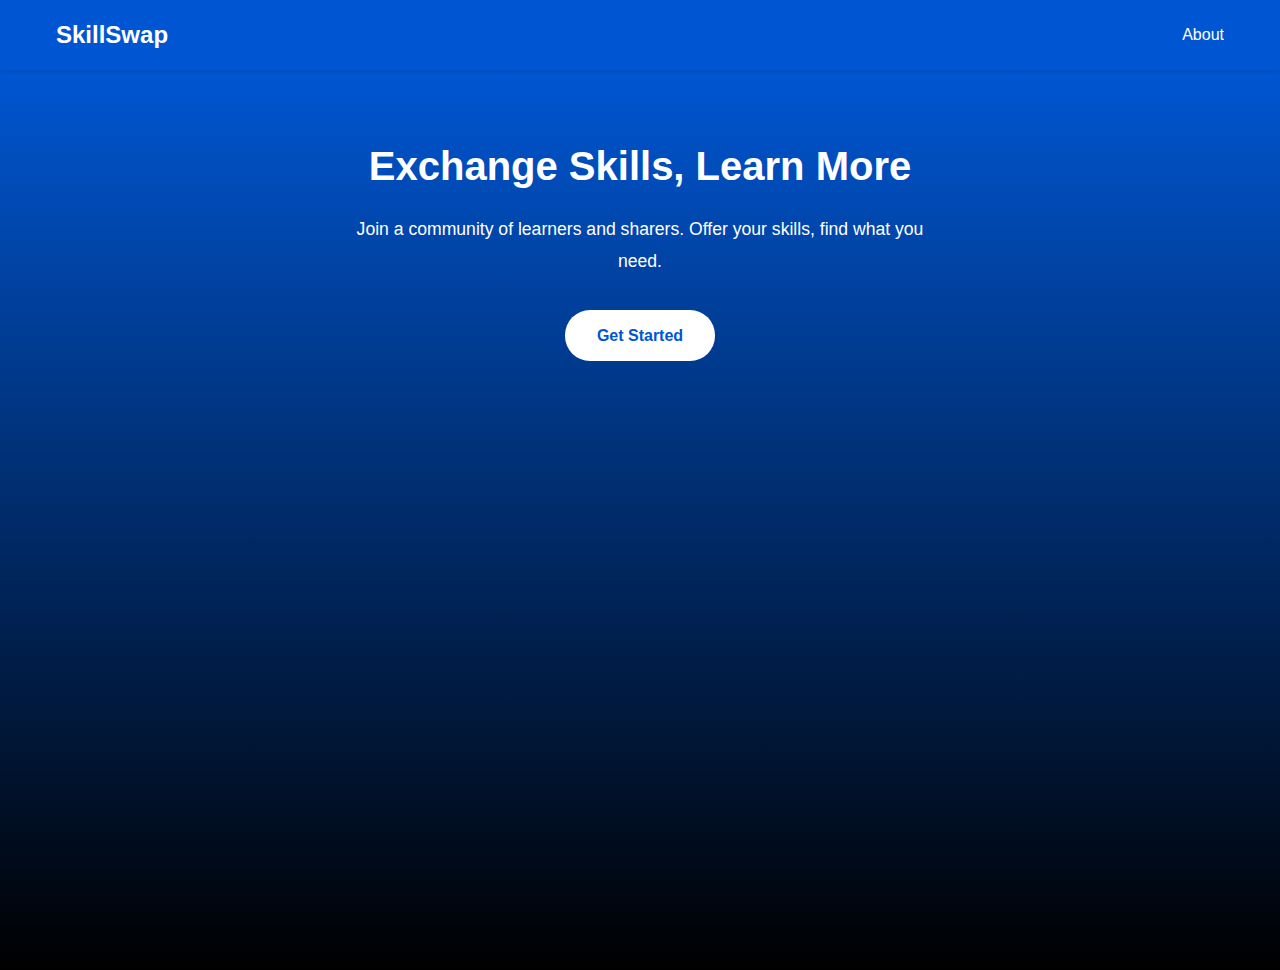
<file: index.html>
<!DOCTYPE html>
<html lang="en">
<head>
    <meta charset="UTF-8">
    <meta name="viewport" content="width=device-width, initial-scale=1.0">
    <title>SkillSwap</title>
    <link rel="stylesheet" href="styles.css">
    <link href="https://fonts.googleapis.com/css2?family=Poppins:wght@400;600&family=Roboto:wght@300&display=swap" rel="stylesheet">
</head>
<body>
    <header class="navbar">
        <div class="header">
            <h1 class="logo">SkillSwap</h1>
            <nav>
                <ul class="nav-links">
                    <li><a href="#about">About</a></li>
                </ul>
            </nav>
        </div>
    </header>
    <main>
        <section id="hero" class="hero-section">
            <div class="container">
                <h2>Exchange Skills, Learn More</h2>
                <p>Join a community of learners and sharers. Offer your skills, find what you need.</p>
                <a href="start/login.html" class="cta-button">Get Started</a>
            </div>
        </section>
    </main>
    <script src="script.js"></script>
</body>
</html>
</file>
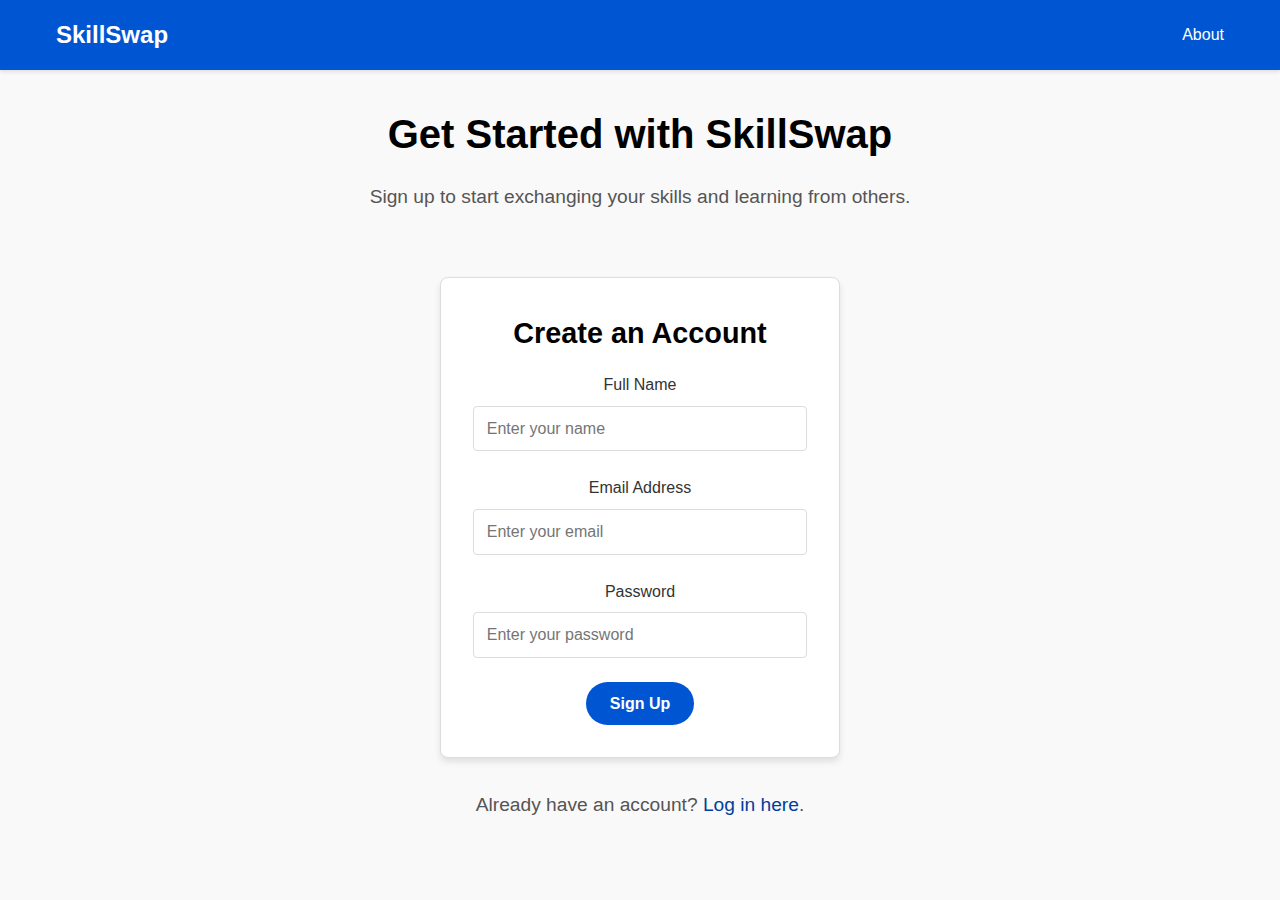
<file: start/create.html>
<!DOCTYPE html>
<html lang="en">

<head>
    <meta charset="UTF-8">
    <meta name="viewport" content="width=device-width, initial-scale=1.0">
    <title>SkillSwap - Get Started</title>
    <link rel="stylesheet" href="styles.css">
    <link href="https://fonts.googleapis.com/css2?family=Poppins:wght@400;600&family=Roboto:wght@300&display=swap"
        rel="stylesheet">
</head>

<body>
    <header class="navbar">
        <div class="header">
            <h1 class="logo"><a href="../index.html">SkillSwap</a></h1>
            <nav>
                <ul class="nav-links">
                    <li><a href="#about">About</a></li>
                </ul>
            </nav>
        </div>
    </header>

    <main class="get-started-page">
        <div class="container">
            <h2>Get Started with SkillSwap</h2>
            <p>Sign up to start exchanging your skills and learning from others.</p>
            <div class="form-container">
                <form action="#" method="post" class="signup-form">
                    <h3>Create an Account</h3>
                    <label for="name">Full Name</label>
                    <input type="text" id="name" name="name" placeholder="Enter your name" required>

                    <label for="email">Email Address</label>
                    <input type="email" id="email" name="email" placeholder="Enter your email" required>

                    <label for="password">Password</label>
                    <input type="password" id="password" name="password" placeholder="Enter your password" required>

                    <button type="submit" class="cta-button">Sign Up</button>
                </form>
                <p>Already have an account? <a id="create" href="login.html">Log in here</a>.</p>

            </div>
        </div>
    </main>
</body>

</html>
</file>
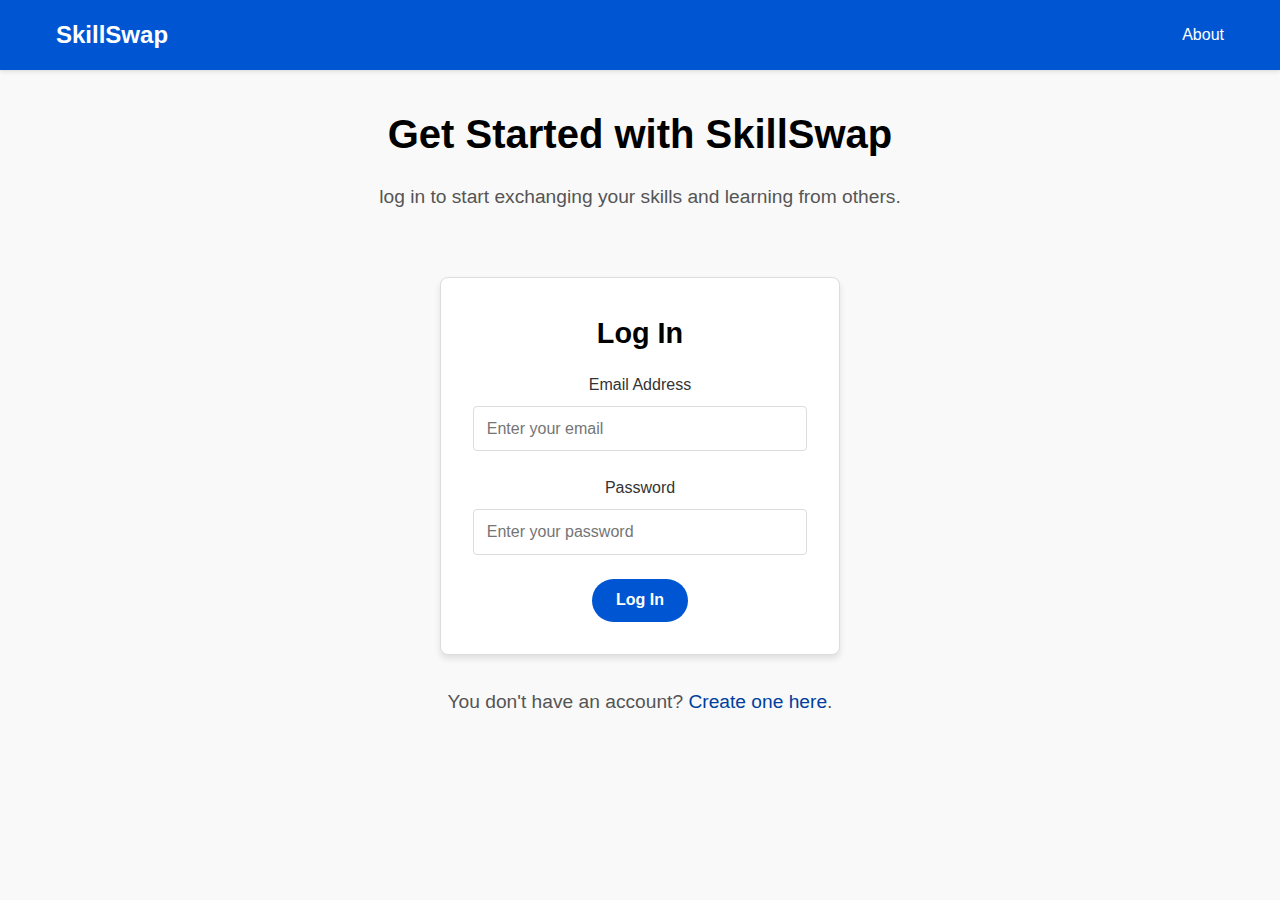
<file: start/login.html>
<!DOCTYPE html>
<html lang="en">
<head>
    <meta charset="UTF-8">
    <meta name="viewport" content="width=device-width, initial-scale=1.0">
    <title>SkillSwap - Get Started</title>
    <link rel="stylesheet" href="styles.css">
    <link href="https://fonts.googleapis.com/css2?family=Poppins:wght@400;600&family=Roboto:wght@300&display=swap" rel="stylesheet">
</head>
<body>
    <header class="navbar">
        <div class="header">
            <h1 class="logo"><a href="../index.html">SkillSwap</a></h1>
            <nav>
                <ul class="nav-links">
                    <li><a href="#about">About</a></li>
                </ul>
            </nav>
        </div>
    </header>

    <main class="get-started-page">
        <div class="container">
            <h2>Get Started with SkillSwap</h2>
            <p>log in to start exchanging your skills and learning from others.</p>
            <div class="form-container">
                <form action="#" method="post" class="login-form">
                    <h3>Log In</h3>
                    <label for="login-email">Email Address</label>
                    <input type="email" id="login-email" name="login-email" placeholder="Enter your email" required>

                    <label for="login-password">Password</label>
                    <input type="password" id="login-password" name="login-password" placeholder="Enter your password" required>

                    <button type="submit" class="cta-button">Log In</button>
                </form>
                <p>You don't have an account? <a id="create" href="create.html">Create one here</a>.</p>
            </div>
        </div>
    </main>
</body>
</html>
</file>
<file: styles.css>
/* === RESET DE BASE === */
* {
    margin: 0;
    padding: 0;
    box-sizing: border-box;
    font-family: Arial, Helvetica, sans-serif;
    overflow: hidden;
}
a{
    text-decoration: none;
    color: white;
}
body {
    line-height: 1.6;
    background-color: #f9f9f9;
    color: #000000;
}
.header {
    max-width: 1200px;
    margin: 0 auto;
    padding: 0 1rem;
    display: flex;
    align-items: center;
    justify-content: space-between;
}

.nav-links {
    list-style: none;
    display: flex;
    align-items: center;
    gap: 1.5rem;
}

.nav-links li {
    margin: 0;
}

.nav-links a {
    text-decoration: none;
    color: white;
    font-weight: 500;
    transition: color 0.3s ease-in-out;
}

.nav-links a:hover {
    color: #000000;
}
/* === NAVBAR === */
.navbar {
    background-color: #0056D2;
    color: white;
    padding: 1rem 0;
    position: sticky;
    top: 0;
    z-index: 1000;
    box-shadow: 0 2px 4px rgba(0, 0, 0, 0.1);
}


.container {
    max-width: 100%;
    margin: 0 auto;
    padding: 0 1rem;
    display: flex;
    flex-direction: column;
    align-items: center;
    justify-content: space-between;
}

.header {
    max-width: 1200px;
    margin: 0 auto;
    padding: 0 1rem;
    display: flex;
    align-items: center;
    justify-content: space-between;
}

.navbar .logo {
    font-weight: 600;
    font-size: 1.5rem;
    color: white;
    text-decoration: none;
}

.nav-links {
    list-style: none;
    display: flex;
    align-items: center;
    gap: 1.5rem;
}

.nav-links li {
    margin: 0;
}

.nav-links a {
    text-decoration: none;
    color: white;
    font-weight: 500;
    transition: color 0.3s ease-in-out;
}

.nav-links a:hover {
    color: #000000;
}

/* === HERO SECTION === */
.hero-section {
    text-align: center;
    padding: 4rem 1rem;
    height: 100vh;
    background: linear-gradient(to bottom, #0056D2, #000000);
    color: white;
}

.hero-section h2 {
    font-size: 2.5rem;
    margin-bottom: 1rem;
}

.hero-section p {
    font-size: 1.1rem;
    margin-bottom: 2rem;
    max-width: 600px;
    margin-left: auto;
    margin-right: auto;
    line-height: 1.8;
}

.cta-button {
    display: inline-block;
    padding: 0.8rem 2rem;
    font-size: 1rem;
    font-weight: bold;
    color: #0056D2;
    background-color: white;
    border-radius: 25px;
    text-decoration: none;
    transition: all 0.3s ease-in-out;
}

.cta-button:hover {
    background-color: #000000;
    color: #ffffff;
}


/* === RESPONSIVE DESIGN === */
@media (max-width: 768px) {
    .nav-links {
        flex-wrap: wrap;
        justify-content: center;
        gap: 1rem;
    }

    .hero-section h2 {
        font-size: 2rem;
    }

    .hero-section p {
        font-size: 1rem;
    }

    .cta-button {
        padding: 0.6rem 1.5rem;
        font-size: 0.9rem;
    }
}
</file>
<file: start/styles.css>
/* === RESET DE BASE === */
* {
    margin: 0;
    padding: 0;
    box-sizing: border-box;
    font-family: Arial, Helvetica, sans-serif;
}
a{
    text-decoration: none;
    color: white;
}
body {
    line-height: 1.6;
    background-color: #f9f9f9;
    color: #000000;
}
.header {
    max-width: 1200px;
    margin: 0 auto;
    padding: 0 1rem;
    display: flex;
    align-items: center;
    justify-content: space-between;
}

.nav-links {
    list-style: none;
    display: flex;
    align-items: center;
    gap: 1.5rem;
}

.nav-links li {
    margin: 0;
}

.nav-links a {
    text-decoration: none;
    color: white;
    font-weight: 500;
    transition: color 0.3s ease-in-out;
}

.nav-links a:hover {
    color: #000000;
}
/* === NAVBAR === */
.navbar {
    background-color: #0056D2;
    color: white;
    padding: 1rem 0;
    position: sticky;
    top: 0;
    z-index: 1000;
    box-shadow: 0 2px 4px rgba(0, 0, 0, 0.1);
}


.container {
    max-width: 100%;
    margin: 0 auto;
    padding: 0 1rem;
    display: flex;
    flex-direction: column;
    align-items: center;
    justify-content: space-between;
}

.header {
    max-width: 1200px;
    margin: 0 auto;
    padding: 0 1rem;
    display: flex;
    align-items: center;
    justify-content: space-between;
}

.navbar .logo {
    font-weight: 600;
    font-size: 1.5rem;
    color: white;
    text-decoration: none;
}

.nav-links {
    list-style: none;
    display: flex;
    align-items: center;
    gap: 1.5rem;
}

.nav-links li {
    margin: 0;
}

.nav-links a {
    text-decoration: none;
    color: white;
    font-weight: 500;
    transition: color 0.3s ease-in-out;
}

.nav-links a:hover {
    color: #000000;
}

/* === Get Started Page === */
.get-started-page {
    text-align: center;
    padding: 2rem 1rem;
}

.get-started-page h2 {
    font-size: 2.5rem;
    margin-bottom: 1rem;
}

.get-started-page p {
    font-size: 1.2rem;
    margin-bottom: 2rem;
    color: #555;
}

.form-container {
    display: flex;
    flex-direction: column;
    align-items: center;
    justify-content: center;
    gap: 2rem;
    margin-top: 2rem;
}
#create{
    color: #003e9e;
}
.signup-form,
.login-form {
    background-color: #fff;
    border: 1px solid #ddd;
    border-radius: 8px;
    padding: 2rem;
    width: 100%;
    max-width: 400px;
    box-shadow: 0 4px 6px rgba(0, 0, 0, 0.1);
}

.signup-form h3,
.login-form h3 {
    font-size: 1.8rem;
    margin-bottom: 1rem;
}

label {
    display: block;
    margin-bottom: 0.5rem;
    font-size: 1rem;
    color: #333;
}

input {
    width: 100%;
    padding: 0.8rem;
    margin-bottom: 1.5rem;
    border: 1px solid #ddd;
    border-radius: 4px;
    font-size: 1rem;
}

input:focus {
    border-color: #0056D2;
    outline: none;
}

.cta-button {
    display: inline-block;
    padding: 0.8rem 1.5rem;
    font-size: 1rem;
    font-weight: bold;
    color: white;
    background-color: #0056D2;
    border: none;
    border-radius: 25px;
    cursor: pointer;
    transition: background-color 0.3s ease-in-out;
}

.cta-button:hover {
    background-color: #000000;
}

.divider {
    font-size: 1rem;
    color: #888;
    margin: 1.5rem 0;
}
</file>
